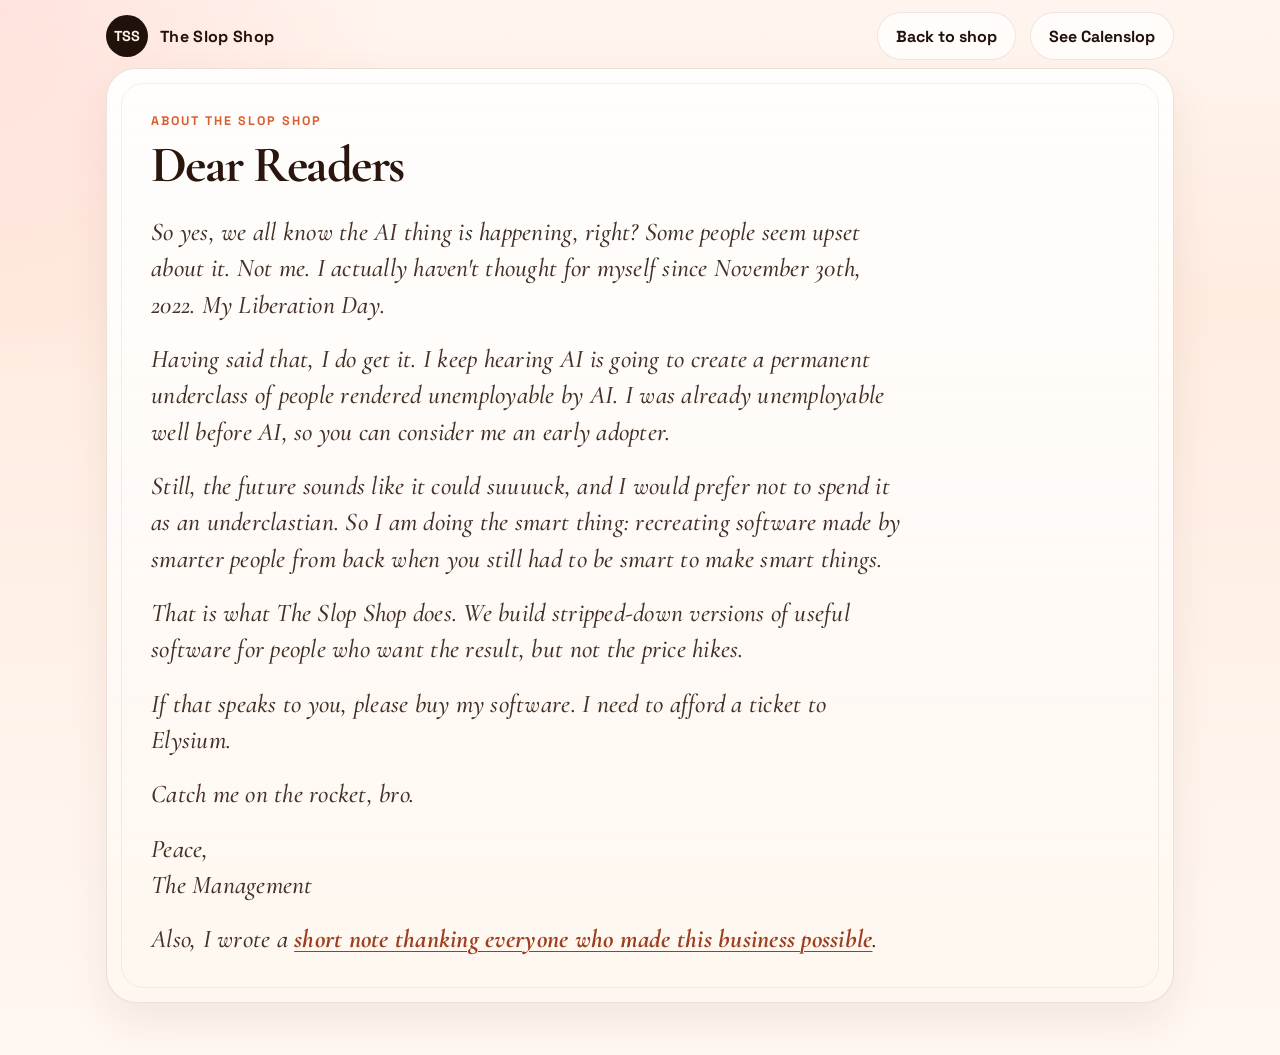
<file: about.html>
<!DOCTYPE html>
<html lang="en">
  <head>
    <meta charset="UTF-8" />
    <meta name="viewport" content="width=device-width, initial-scale=1.0" />
    <title>About | The Slop Shop</title>
    <meta
      name="description"
      content="About The Slop Shop and a letter from management."
    />
    <link rel="preconnect" href="https://fonts.googleapis.com" />
    <link rel="preconnect" href="https://fonts.gstatic.com" crossorigin />
    <link
      href="https://fonts.googleapis.com/css2?family=Cormorant+Garamond:ital,wght@0,500;0,700;1,600;1,700&family=Space+Grotesk:wght@400;500;700&display=swap"
      rel="stylesheet"
    />
    <link rel="stylesheet" href="styles.css" />
  </head>
  <body>
    <div class="page-shell page-shell--inner">
      <header class="site-header">
        <a class="brand-mark" href="index.html">
          <span class="brand-mark__icon">TSS</span>
          <span>The Slop Shop</span>
        </a>
        <div class="site-header__actions">
          <a class="nav-link" href="index.html">Back to shop</a>
          <a class="nav-link" href="calenslop.html">See Calenslop</a>
        </div>
      </header>

      <main>
        <section class="open-letter open-letter--page" aria-labelledby="open-letter-title">
          <div class="open-letter__frame">
            <div class="open-letter__intro">
              <p class="open-letter__eyebrow">About The Slop Shop</p>
              <h1 id="open-letter-title">Dear Readers</h1>
            </div>

            <div class="open-letter__body">
              <p>
                So yes, we all know the AI thing is happening, right? Some people
                seem upset about it. Not me. I actually haven't thought for myself
                since November 30th, 2022. My Liberation Day.
              </p>
              <p>
                Having said that, I do get it. I keep hearing AI is going to
                create a permanent underclass of people rendered unemployable by
                AI. I was already unemployable well before AI, so you can
                consider me an early adopter.
              </p>
              <p>
                Still, the future sounds like it could suuuuck, and I would
                prefer not to spend it as an underclastian. So I am doing the
                smart thing: recreating software made by smarter people from back
                when you still had to be smart to make smart things.
              </p>
              <p>
                That is what The Slop Shop does. We build stripped-down versions of
                useful software for people who want the result, but not the price
                hikes.
              </p>
              <p>
                If that speaks to you, please buy my software. I need to afford a
                ticket to Elysium.
              </p>
              <p>
                Catch me on the rocket, bro.
              </p>
              <p>
                Peace,<br />
                The Management
              </p>
              <p>
                Also, I wrote a
                <a href="thank-you.html">short note thanking everyone who made this business possible</a>.
              </p>
            </div>
          </div>
        </section>
      </main>
    </div>
  </body>
</html>
</file>
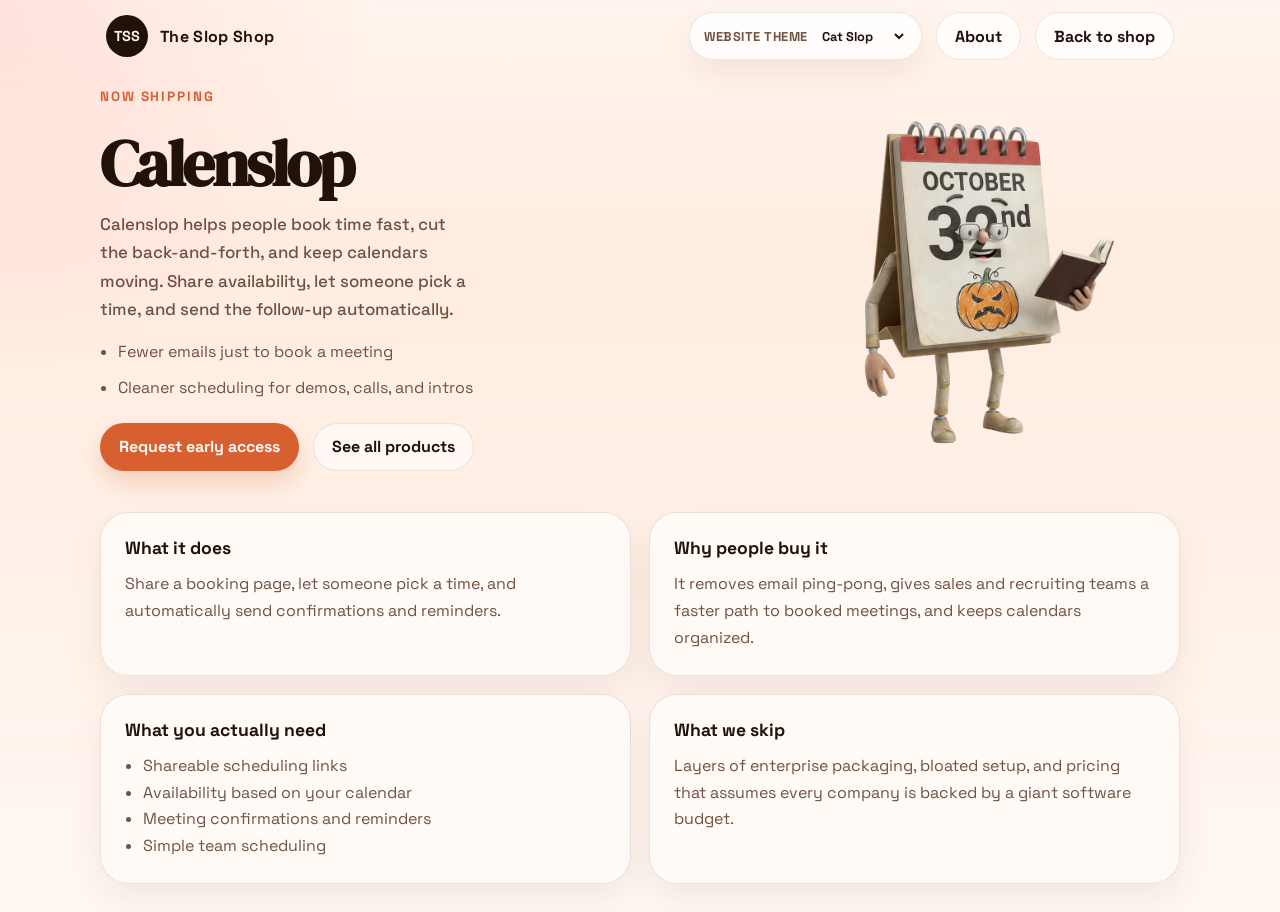
<file: calenslop.html>
<!DOCTYPE html>
<html lang="en">
  <head>
    <meta charset="UTF-8" />
    <meta name="viewport" content="width=device-width, initial-scale=1.0" />
    <title>Calenslop | The Slop Shop</title>
    <meta
      name="description"
      content="Calenslop is the lightweight scheduling product from The Slop Shop."
    />
    <link rel="preconnect" href="https://fonts.googleapis.com" />
    <link rel="preconnect" href="https://fonts.gstatic.com" crossorigin />
    <link
      href="https://fonts.googleapis.com/css2?family=Space+Grotesk:wght@400;500;700&family=DM+Serif+Display:ital@0;1&display=swap"
      rel="stylesheet"
    />
    <link rel="stylesheet" href="styles.css" />
  </head>
  <body data-theme="cat">
    <div class="page-shell page-shell--inner">
      <header class="site-header">
        <a class="brand-mark" href="index.html">
          <span class="brand-mark__icon">TSS</span>
          <span>The Slop Shop</span>
        </a>
        <div class="header-actions">
          <label class="theme-picker" for="theme-select">
            <span>Website Theme</span>
            <select id="theme-select" aria-label="Website Theme">
              <option value="cat">Cat Slop</option>
              <option value="purple">Purple Slop</option>
            </select>
          </label>
          <a class="nav-link" href="about.html">About</a>
          <a class="nav-link" href="index.html">Back to shop</a>
        </div>
      </header>

      <main>
        <section class="detail-hero">
          <div class="detail-hero__copy">
            <p class="eyebrow">Now shipping</p>
            <h1>Calenslop</h1>
            <p class="detail-hero__body">
              Calenslop helps people book time fast, cut the back-and-forth, and
              keep calendars moving. Share availability, let someone pick a time,
              and send the follow-up automatically.
            </p>
            <ul class="detail-hero__list">
              <li>Fewer emails just to book a meeting</li>
              <li>Cleaner scheduling for demos, calls, and intros</li>
            </ul>
            <div class="hero-actions">
              <a class="button button--primary" href="mailto:hello@theslop.shop"
                >Request early access</a
              >
              <a class="button button--ghost" href="index.html">See all products</a>
            </div>
          </div>
          <figure class="detail-hero__art">
            <img
              class="detail-hero__image"
              src="assets/calenslop-calendar.png"
              alt="A whimsical standing desk calendar character reading a book."
            />
          </figure>
        </section>

        <section class="detail-grid">
          <article class="detail-card">
            <h2>What it does</h2>
            <p>
              Share a booking page, let someone pick a time, and automatically
              send confirmations and reminders.
            </p>
          </article>

          <article class="detail-card">
            <h2>Why people buy it</h2>
            <p>
              It removes email ping-pong, gives sales and recruiting teams a
              faster path to booked meetings, and keeps calendars organized.
            </p>
          </article>

          <article class="detail-card">
            <h2>What you actually need</h2>
            <ul>
              <li>Shareable scheduling links</li>
              <li>Availability based on your calendar</li>
              <li>Meeting confirmations and reminders</li>
              <li>Simple team scheduling</li>
            </ul>
          </article>

          <article class="detail-card">
            <h2>What we skip</h2>
            <p>
              Layers of enterprise packaging, bloated setup, and pricing that
              assumes every company is backed by a giant software budget.
            </p>
          </article>
        </section>
      </main>
    </div>
    <script src="theme.js"></script>
  </body>
</html>
</file>
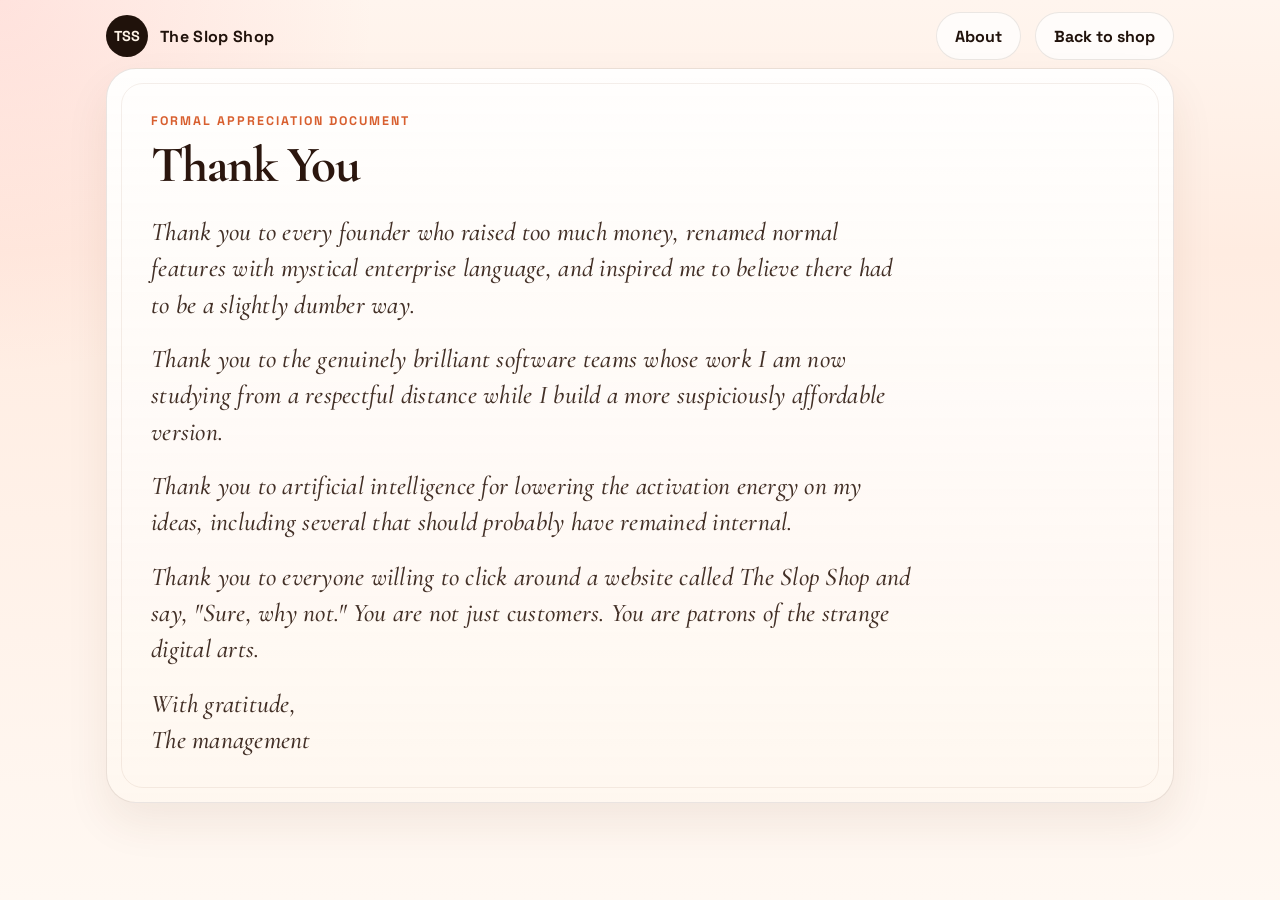
<file: thank-you.html>
<!DOCTYPE html>
<html lang="en">
  <head>
    <meta charset="UTF-8" />
    <meta name="viewport" content="width=device-width, initial-scale=1.0" />
    <title>Thank You | The Slop Shop</title>
    <meta
      name="description"
      content="A thank-you letter from The Slop Shop."
    />
    <link rel="preconnect" href="https://fonts.googleapis.com" />
    <link rel="preconnect" href="https://fonts.gstatic.com" crossorigin />
    <link
      href="https://fonts.googleapis.com/css2?family=Cormorant+Garamond:ital,wght@0,500;0,700;1,600&family=Space+Grotesk:wght@400;500;700&display=swap"
      rel="stylesheet"
    />
    <link rel="stylesheet" href="styles.css" />
  </head>
  <body>
    <div class="page-shell page-shell--inner">
      <header class="site-header">
        <a class="brand-mark" href="index.html">
          <span class="brand-mark__icon">TSS</span>
          <span>The Slop Shop</span>
        </a>
        <div class="site-header__actions">
          <a class="nav-link" href="about.html">About</a>
          <a class="nav-link" href="index.html">Back to shop</a>
        </div>
      </header>

      <main>
        <section class="letter-page">
          <div class="letter-page__paper">
            <p class="open-letter__eyebrow">Formal Appreciation Document</p>
            <h1>Thank You</h1>
            <div class="letter-page__body">
              <p>
                Thank you to every founder who raised too much money, renamed
                normal features with mystical enterprise language, and inspired
                me to believe there had to be a slightly dumber way.
              </p>
              <p>
                Thank you to the genuinely brilliant software teams whose work I
                am now studying from a respectful distance while I build a more
                suspiciously affordable version.
              </p>
              <p>
                Thank you to artificial intelligence for lowering the activation
                energy on my ideas, including several that should probably have
                remained internal.
              </p>
              <p>
                Thank you to everyone willing to click around a website called
                The Slop Shop and say, "Sure, why not." You are not just
                customers. You are patrons of the strange digital arts.
              </p>
              <p>
                With gratitude,<br />
                The management
              </p>
            </div>
          </div>
        </section>
      </main>
    </div>
  </body>
</html>
</file>
<file: styles.css>
:root {
  --bg: #fff5ee;
  --bg-bottom: #ffece1;
  --ink: #20120b;
  --muted: #6f5342;
  --line: rgba(64, 38, 22, 0.1);
  --surface: rgba(255, 255, 255, 0.72);
  --accent: #d85f2f;
  --hero-bg: #ff555f;
  --hero-ink: #ebb2ce;
  --shadow: 0 24px 60px rgba(92, 55, 24, 0.12);
}

* {
  box-sizing: border-box;
}

html {
  scroll-behavior: smooth;
}

body {
  margin: 0;
  min-height: 100vh;
  font-family: "Space Grotesk", sans-serif;
  color: var(--ink);
  background:
    radial-gradient(circle at top left, rgba(255, 115, 122, 0.14), transparent 24%),
    linear-gradient(180deg, var(--bg) 0%, var(--bg-bottom) 28%, #fff8f2 100%);
}

a {
  color: inherit;
  text-decoration: none;
}

img {
  display: block;
  max-width: 100%;
}

.page-shell {
  width: min(1440px, calc(100% - 24px));
  margin: 0 auto;
  padding: 12px 0 28px;
}

.site-header {
  display: flex;
  align-items: center;
  justify-content: space-between;
  gap: 16px;
  padding: 0 6px;
}

.site-header--hero {
  position: relative;
  z-index: 2;
  margin-bottom: 0;
  padding: 2px 4px 0;
}

.site-header__actions {
  display: flex;
  align-items: center;
  justify-content: flex-end;
  gap: 14px;
}

.brand-mark {
  display: inline-flex;
  align-items: center;
  gap: 12px;
  font-weight: 700;
  letter-spacing: 0.02em;
}

.brand-mark__icon {
  display: inline-grid;
  place-items: center;
  width: 42px;
  height: 42px;
  border-radius: 999px;
  background: var(--ink);
  color: #fff4e7;
  font-size: 0.9rem;
}

.music-player {
  display: inline-flex;
  align-items: center;
  gap: 12px;
  min-height: 48px;
  padding: 8px 10px 8px 14px;
  border: 1px solid var(--line);
  border-radius: 999px;
  background: rgba(255, 255, 255, 0.76);
  box-shadow: 0 12px 30px rgba(92, 55, 24, 0.08);
}

.music-player__label {
  font-size: 0.8rem;
  font-weight: 700;
  letter-spacing: 0.04em;
  text-transform: uppercase;
  color: var(--muted);
  white-space: nowrap;
}

.music-player__audio {
  display: block;
  width: min(280px, 42vw);
  height: 32px;
}

.nav-link,
.button {
  transition:
    transform 140ms ease,
    background-color 140ms ease,
    border-color 140ms ease,
    color 140ms ease;
}

.nav-link,
.button {
  display: inline-flex;
  align-items: center;
  justify-content: center;
  min-height: 48px;
  padding: 0 18px;
  border: 1px solid var(--line);
  border-radius: 999px;
  background: var(--surface);
  font-weight: 700;
}

.nav-link:hover,
.button:hover {
  transform: translateY(-1px);
}

.button--primary {
  border-color: transparent;
  background: var(--accent);
  color: #fffaf6;
  box-shadow: 0 12px 24px rgba(216, 95, 47, 0.24);
}

.button--ghost {
  background: rgba(255, 255, 255, 0.5);
}

.pixel-hero__stage {
  position: relative;
  min-height: clamp(680px, 94vh, 1040px);
  padding: 22px 24px 28px;
  border-radius: 40px;
  overflow: hidden;
  background:
    linear-gradient(180deg, rgba(255, 255, 255, 0.08), transparent 14%),
    var(--hero-bg);
}

.pixel-hero__stage::before {
  content: "";
  position: absolute;
  inset: 18px;
  border: 1px solid rgba(255, 226, 234, 0.24);
  border-radius: 28px;
  pointer-events: none;
}

.pixel-hero__content {
  position: relative;
  z-index: 1;
  display: grid;
  grid-template-columns: minmax(300px, 0.78fr) minmax(420px, 1.22fr);
  align-items: center;
  gap: clamp(20px, 4vw, 72px);
  min-height: calc(clamp(680px, 94vh, 1040px) - 54px);
  padding: clamp(40px, 7vw, 92px) clamp(24px, 5vw, 58px) clamp(32px, 5vw, 56px);
}

.pixel-hero__computer-wrap {
  display: grid;
  place-items: center;
  width: 100%;
  justify-self: end;
  align-self: center;
}

.pixel-hero__computer-stage {
  position: relative;
  width: min(100%, 980px);
  filter: drop-shadow(0 44px 58px rgba(92, 14, 43, 0.26));
}

.pixel-hero__computer-model {
  display: block;
  width: 100%;
  height: clamp(560px, 58vw, 860px);
  border-radius: 20px;
  background: transparent;
  overflow: hidden;
  --progress-bar-color: rgba(255, 244, 236, 0.9);
  --poster-color: transparent;
}

.pixel-hero__computer-model::part(default-progress-mask),
.pixel-hero__computer-model::part(default-progress-bar),
.pixel-hero__computer-model::part(default-ar-button),
.pixel-hero__computer-model::part(default-interaction-prompt) {
  display: none;
}

.pixel-hero__computer-stage::before {
  content: "";
  position: absolute;
  inset: 0;
  border-radius: 20px;
  background:
    radial-gradient(circle at 50% 42%, rgba(255, 246, 235, 0.2), transparent 38%),
    linear-gradient(180deg, rgba(255, 255, 255, 0.06), rgba(255, 255, 255, 0));
  pointer-events: none;
}

.pixel-hero__computer-stage > * {
  position: relative;
  z-index: 1;
}

.pixel-hero__screen-audio {
  position: absolute;
  width: 1px;
  height: 1px;
  opacity: 0;
  pointer-events: none;
}

.pixel-hero__screen-controls {
  position: absolute;
  right: 18px;
  bottom: 14px;
  display: flex;
  align-items: center;
  justify-content: flex-end;
  gap: 12px;
  pointer-events: none;
}

.pixel-hero__audio-toggle {
  pointer-events: auto;
  min-height: 38px;
  padding: 0 14px;
  border: 1px solid rgba(255, 240, 234, 0.48);
  border-radius: 999px;
  background: rgba(255, 247, 239, 0.92);
  color: rgba(72, 47, 34, 0.94);
  font: inherit;
  font-size: 0.76rem;
  font-weight: 700;
  letter-spacing: 0.03em;
  cursor: pointer;
  box-shadow: 0 10px 24px rgba(74, 19, 36, 0.12);
  transition:
    transform 140ms ease,
    opacity 140ms ease,
    background-color 140ms ease;
}

.pixel-hero__audio-toggle:hover:not(:disabled) {
  transform: translateY(-1px);
}

.pixel-hero__audio-toggle:disabled {
  opacity: 0.55;
  cursor: default;
}


.pixel-hero__tagline {
  width: min(520px, 100%);
  margin: 0;
  justify-self: start;
  align-self: center;
  color: rgba(255, 242, 234, 0.94);
  font-family: "Cormorant Garamond", serif;
  font-size: clamp(2.7rem, 5vw, 5.4rem);
  font-style: italic;
  font-weight: 700;
  line-height: 0.92;
  letter-spacing: -0.03em;
  text-align: left;
  text-wrap: balance;
  text-shadow:
    0 1px 0 rgba(255, 255, 255, 0.32),
    0 10px 24px rgba(93, 14, 42, 0.24);
}

.open-letter {
  padding: 22px 6px 8px;
}

.statement-section {
  padding: clamp(32px, 6vw, 86px) 6px 10px;
}

.statement-section__inner {
  display: grid;
  grid-template-columns: 1fr;
  gap: clamp(22px, 3vw, 28px);
  align-items: start;
  padding: clamp(10px, 2vw, 18px) 0;
}

.statement-section__lead {
  position: static;
}

.statement-section__eyebrow {
  margin: 0 0 18px;
  color: var(--accent);
  font-size: 0.78rem;
  font-weight: 700;
  letter-spacing: 0.18em;
  text-transform: uppercase;
}

.statement-section__headline {
  display: grid;
  gap: 0.02em;
  margin: 0;
  max-width: 9ch;
  color: #24140d;
  font-size: clamp(3.3rem, 9vw, 7.8rem);
  font-weight: 700;
  line-height: 0.88;
  letter-spacing: -0.07em;
  text-wrap: balance;
}

.statement-section__headline span {
  display: block;
}

.statement-section__art {
  margin: 0;
  width: 100%;
}

.statement-section__image {
  display: block;
  width: 100%;
  max-width: none;
  border: 1px solid rgba(80, 46, 26, 0.12);
  border-radius: 26px;
  box-shadow: 0 20px 44px rgba(95, 52, 29, 0.12);
}

.product-spotlight {
  padding: clamp(28px, 5vw, 72px) 6px 10px;
}

.product-spotlight__card {
  --spotlight-text: #f5b5cb;
  --spotlight-border: rgba(255, 197, 221, 0.26);
  --spotlight-border-soft: rgba(255, 188, 216, 0.18);
  --spotlight-bg:
    radial-gradient(circle at 20% 18%, rgba(255, 176, 208, 0.14), transparent 22%),
    radial-gradient(circle at 78% 74%, rgba(255, 196, 224, 0.1), transparent 20%),
    #1900ff;
  --spotlight-shadow: 0 28px 64px rgba(33, 16, 124, 0.26);
  --spotlight-link-border: rgba(245, 181, 203, 0.34);
  --spotlight-link-bg: rgba(245, 181, 203, 0.14);
  --spotlight-link-bg-hover: rgba(245, 181, 203, 0.2);
  --spotlight-image-ring: rgba(255, 213, 228, 0.14);
  --spotlight-image-shadow-a: rgba(4, 2, 58, 0.28);
  --spotlight-image-shadow-b: rgba(5, 2, 52, 0.16);
  position: relative;
  min-height: clamp(360px, 52vw, 620px);
  padding: clamp(22px, 4vw, 40px);
  border: 1px solid var(--spotlight-border);
  border-radius: 36px;
  overflow: hidden;
  background: var(--spotlight-bg);
  box-shadow: var(--spotlight-shadow);
  outline: none;
}

.product-spotlight__card::before {
  content: "";
  position: absolute;
  inset: 16px;
  border: 1px solid var(--spotlight-border-soft);
  border-radius: 24px;
  pointer-events: none;
}

.product-spotlight__card:focus-visible {
  box-shadow:
    0 0 0 3px color-mix(in srgb, var(--spotlight-text) 35%, transparent),
    var(--spotlight-shadow);
}

.product-spotlight__title-layer,
.product-spotlight__detail-layer {
  position: absolute;
  inset: 0;
  display: grid;
  padding: clamp(28px, 5vw, 48px);
  transition:
    opacity 220ms ease,
    transform 220ms ease;
}

.product-spotlight__title-layer {
  place-items: center;
}

.product-spotlight__title {
  margin: 0;
  color: var(--spotlight-text);
  font-size: clamp(4.4rem, 14vw, 11rem);
  font-weight: 700;
  line-height: 0.86;
  letter-spacing: -0.08em;
  text-transform: uppercase;
}

.product-spotlight__detail-layer {
  grid-template-columns: minmax(0, 0.95fr) minmax(320px, 1.05fr);
  align-items: center;
  justify-content: center;
  gap: clamp(24px, 4vw, 44px);
  color: var(--spotlight-text);
  opacity: 0;
  transform: translateY(12px);
}

.product-spotlight__detail-copy {
  display: grid;
  gap: 14px;
  justify-items: start;
  max-width: 460px;
}

.product-spotlight__art {
  margin: 0;
  width: 100%;
  display: grid;
  place-items: center;
}

.product-spotlight__image {
  display: block;
  width: 100%;
  max-width: 760px;
  border-radius: 28px;
  box-shadow:
    0 38px 64px var(--spotlight-image-shadow-a),
    0 16px 22px var(--spotlight-image-shadow-b),
    0 0 0 1px var(--spotlight-image-ring);
}

.product-spotlight__card:hover .product-spotlight__title-layer,
.product-spotlight__card:focus-visible .product-spotlight__title-layer,
.product-spotlight__card:focus-within .product-spotlight__title-layer {
  opacity: 0;
  transform: scale(0.98);
}

.product-spotlight__card:hover .product-spotlight__detail-layer,
.product-spotlight__card:focus-visible .product-spotlight__detail-layer,
.product-spotlight__card:focus-within .product-spotlight__detail-layer {
  opacity: 1;
  transform: translateY(0);
}

.product-spotlight__eyebrow {
  margin: 0;
  font-size: 0.8rem;
  font-weight: 700;
  letter-spacing: 0.18em;
  text-transform: uppercase;
}

.product-spotlight__name {
  margin: 0;
  font-size: clamp(2rem, 4vw, 3.4rem);
  line-height: 0.92;
  letter-spacing: -0.05em;
}

.product-spotlight__summary,
.product-spotlight__body {
  margin: 0;
  max-width: 34ch;
  font-size: clamp(1rem, 1.4vw, 1.14rem);
  line-height: 1.6;
}

.product-spotlight__summary {
  font-weight: 700;
}

.product-spotlight__list {
  display: grid;
  gap: 10px;
  margin: 2px 0 0;
  padding: 0;
  list-style: none;
}

.product-spotlight__list li {
  position: relative;
  padding-left: 18px;
  line-height: 1.5;
}

.product-spotlight__list li::before {
  content: "•";
  position: absolute;
  left: 0;
}

.product-spotlight__link {
  display: inline-flex;
  align-items: center;
  justify-content: center;
  min-height: 46px;
  padding: 0 18px;
  border: 1px solid var(--spotlight-link-border);
  border-radius: 999px;
  background: var(--spotlight-link-bg);
  color: var(--spotlight-text);
  font-weight: 700;
  transition:
    background-color 140ms ease,
    transform 140ms ease;
}

.product-spotlight__link:hover {
  transform: translateY(-1px);
  background: var(--spotlight-link-bg-hover);
}

.product-spotlight__mockup {
  width: min(100%, 720px);
  padding: 16px;
  border-radius: 30px;
  background:
    linear-gradient(180deg, rgba(255, 255, 255, 0.28), rgba(255, 255, 255, 0.08)),
    rgba(18, 10, 72, 0.58);
  box-shadow:
    0 36px 70px rgba(57, 17, 85, 0.28),
    0 0 0 1px rgba(255, 255, 255, 0.1);
  backdrop-filter: blur(8px);
}

.product-spotlight__mockup-topbar,
.product-spotlight__mockup-footer {
  display: flex;
  align-items: center;
  gap: 8px;
}

.product-spotlight__mockup-topbar {
  margin-bottom: 12px;
}

.product-spotlight__mockup-topbar span {
  width: 10px;
  height: 10px;
  border-radius: 999px;
  background: rgba(255, 247, 255, 0.72);
}

.product-spotlight__mockup-screen {
  position: relative;
  min-height: 300px;
  padding: 22px;
  border-radius: 24px;
  background:
    radial-gradient(circle at 18% 24%, rgba(255, 234, 150, 0.34), transparent 24%),
    linear-gradient(135deg, #ff8dbf 0%, #ffb84d 52%, #8ef8cd 100%);
  overflow: hidden;
}

.product-spotlight__mockup-bubble {
  position: absolute;
  top: 18px;
  right: 18px;
  display: grid;
  place-items: center;
  width: 72px;
  height: 72px;
  border: 4px solid rgba(255, 255, 255, 0.78);
  border-radius: 999px;
  background: linear-gradient(135deg, #632bff, #0fc4ff);
  color: #fff8f2;
  font-size: 1.35rem;
  font-weight: 700;
}

.product-spotlight__mockup-play {
  position: absolute;
  inset: 50% auto auto 50%;
  width: 104px;
  height: 104px;
  border-radius: 999px;
  background: rgba(255, 249, 251, 0.82);
  transform: translate(-50%, -50%);
  box-shadow: 0 14px 36px rgba(90, 26, 80, 0.16);
}

.product-spotlight__mockup-play::before {
  content: "";
  position: absolute;
  inset: 50% auto auto 50%;
  border-top: 18px solid transparent;
  border-bottom: 18px solid transparent;
  border-left: 28px solid #ff5b83;
  transform: translate(-35%, -50%);
}

.product-spotlight__mockup-caption {
  position: absolute;
  left: 20px;
  right: 20px;
  bottom: 20px;
  padding: 14px 16px;
  border-radius: 16px;
  background: rgba(19, 12, 71, 0.72);
  color: #fff6fb;
  font-size: 0.98rem;
  font-weight: 700;
  line-height: 1.4;
}

.product-spotlight__mockup-footer {
  flex-wrap: wrap;
  gap: 10px;
  margin-top: 14px;
}

.product-spotlight__mockup-footer span {
  display: inline-flex;
  align-items: center;
  min-height: 34px;
  padding: 0 12px;
  border-radius: 999px;
  background: rgba(255, 247, 255, 0.14);
  color: #fff7fb;
  font-size: 0.82rem;
  font-weight: 700;
}

.product-spotlight--sloom .product-spotlight__card {
  --spotlight-text: #fff2a8;
  --spotlight-border: rgba(255, 242, 168, 0.24);
  --spotlight-border-soft: rgba(255, 230, 156, 0.16);
  --spotlight-bg:
    radial-gradient(circle at 18% 16%, rgba(255, 199, 93, 0.18), transparent 24%),
    radial-gradient(circle at 78% 74%, rgba(128, 244, 218, 0.16), transparent 24%),
    linear-gradient(135deg, #ff4f8d 0%, #ff7a39 44%, #6838ff 100%);
  --spotlight-shadow: 0 30px 72px rgba(100, 27, 94, 0.28);
  --spotlight-link-border: rgba(255, 245, 183, 0.34);
  --spotlight-link-bg: rgba(255, 244, 176, 0.16);
  --spotlight-link-bg-hover: rgba(255, 244, 176, 0.24);
}

.final-cta {
  padding: clamp(34px, 6vw, 96px) 6px 28px;
}

.final-cta__frame {
  position: relative;
  padding: clamp(26px, 5vw, 52px);
  border: 1px solid rgba(40, 20, 255, 0.12);
  border-radius: 36px;
  overflow: hidden;
  background:
    radial-gradient(circle at 82% 22%, rgba(46, 17, 255, 0.08), transparent 18%),
    linear-gradient(180deg, rgba(255, 255, 255, 0.08), transparent 14%),
    #efb2d2;
  box-shadow: 0 30px 70px rgba(120, 54, 92, 0.16);
}

.final-cta__frame::before {
  content: "";
  position: absolute;
  inset: 14px;
  border: 1px solid rgba(52, 20, 255, 0.12);
  border-radius: 24px;
  pointer-events: none;
}

.final-cta__eyebrow,
.final-cta__title,
.final-cta__copy,
.final-cta__embed {
  position: relative;
  z-index: 1;
}

.final-cta__eyebrow {
  margin: 0;
  color: #2208ff;
  font-size: clamp(2rem, 4vw, 3.5rem);
  font-weight: 700;
  line-height: 0.95;
  letter-spacing: -0.04em;
}

.final-cta__title {
  margin: 8px 0 0;
  color: #2208ff;
  font-size: clamp(4.6rem, 14vw, 10rem);
  font-weight: 700;
  line-height: 0.82;
  letter-spacing: -0.08em;
  text-transform: uppercase;
}

.final-cta__copy {
  max-width: 34ch;
  margin: 20px 0 0;
  color: rgba(34, 8, 255, 0.92);
  font-size: clamp(1rem, 1.5vw, 1.18rem);
  line-height: 1.6;
}

.final-cta__embed {
  margin-top: 26px;
}

.final-cta__button {
  display: inline-flex;
  align-items: center;
  justify-content: center;
  min-height: 58px;
  padding: 0 24px;
  border: 0;
  border-radius: 999px;
  background: #2208ff;
  color: #f8ef8f;
  font: inherit;
  font-size: 1rem;
  font-weight: 700;
  cursor: pointer;
  box-shadow: 0 18px 34px rgba(54, 23, 175, 0.22);
  transition:
    transform 140ms ease,
    box-shadow 140ms ease,
    background-color 140ms ease,
    color 140ms ease;
}

.final-cta__button:hover {
  transform: translateY(-1px);
  box-shadow: 0 22px 38px rgba(54, 23, 175, 0.26);
}

.open-letter__frame,
.letter-page__paper {
  position: relative;
  padding: clamp(26px, 4vw, 44px);
  border: 1px solid rgba(80, 46, 26, 0.12);
  border-radius: 30px;
  background:
    linear-gradient(180deg, rgba(255, 255, 255, 0.78), rgba(255, 247, 240, 0.94)),
    #fffaf5;
  box-shadow:
    0 20px 44px rgba(95, 52, 29, 0.08),
    inset 0 1px 0 rgba(255, 255, 255, 0.7);
}

.open-letter__frame::before,
.letter-page__paper::before {
  content: "";
  position: absolute;
  inset: 14px;
  border: 1px solid rgba(144, 96, 68, 0.1);
  border-radius: 22px;
  pointer-events: none;
}

.open-letter__intro,
.letter-page__paper > .open-letter__eyebrow,
.letter-page__paper > h1 {
  position: relative;
  z-index: 1;
}

.open-letter__eyebrow {
  margin: 0 0 12px;
  font-size: 0.78rem;
  font-weight: 700;
  letter-spacing: 0.16em;
  text-transform: uppercase;
  color: var(--accent);
}

.open-letter h1,
.open-letter h2,
.letter-page h1 {
  margin: 0;
  color: #2b160e;
  font-family: "Cormorant Garamond", serif;
  font-size: clamp(2.2rem, 4vw, 3.8rem);
  font-weight: 700;
  line-height: 0.96;
  letter-spacing: -0.03em;
}

.open-letter__body,
.letter-page__body {
  position: relative;
  z-index: 1;
  display: grid;
  gap: 18px;
  max-width: 760px;
  margin-top: 24px;
  color: #433027;
  font-family: "Cormorant Garamond", serif;
  font-size: clamp(1.5rem, 2vw, 1.95rem);
  font-style: italic;
  font-weight: 500;
  line-height: 1.42;
  letter-spacing: 0.01em;
}

.open-letter__body p,
.letter-page__body p {
  margin: 0;
}

.open-letter__body a,
.letter-page__body a {
  color: #9d3f1f;
  font-weight: 700;
  text-decoration: underline;
  text-decoration-thickness: 1px;
  text-underline-offset: 0.15em;
}

.page-shell--inner {
  width: min(1080px, calc(100% - 24px));
}

.letter-page {
  padding: 8px 6px 24px;
}

.open-letter--page {
  padding-top: 8px;
  padding-bottom: 24px;
}

.letter-page__paper {
  min-height: clamp(420px, 60vh, 700px);
}

.header-actions,
.site-header__actions {
  display: flex;
  align-items: center;
  justify-content: flex-end;
  gap: 14px;
}

.theme-picker {
  display: inline-flex;
  align-items: center;
  gap: 10px;
  min-height: 48px;
  padding: 8px 14px;
  border: 1px solid var(--line);
  border-radius: 999px;
  background: rgba(255, 255, 255, 0.76);
  box-shadow: 0 12px 30px rgba(92, 55, 24, 0.08);
  font-size: 0.8rem;
  font-weight: 700;
  letter-spacing: 0.04em;
  text-transform: uppercase;
  color: var(--muted);
}

.theme-picker select {
  border: 0;
  background: transparent;
  color: var(--ink);
  font: inherit;
  text-transform: none;
  cursor: pointer;
}

.detail-hero {
  display: grid;
  grid-template-columns: minmax(0, 1.2fr) minmax(280px, 0.8fr);
  gap: 24px;
  align-items: center;
  margin-top: 8px;
}

.detail-hero__copy {
  display: grid;
  gap: 16px;
}

.eyebrow {
  margin: 0 0 14px;
  font-size: 0.84rem;
  font-weight: 700;
  letter-spacing: 0.14em;
  text-transform: uppercase;
  color: var(--accent);
}

.detail-hero h1 {
  margin: 0;
  font-family: "DM Serif Display", "Cormorant Garamond", serif;
  font-size: clamp(3rem, 5vw, 5.2rem);
  line-height: 0.92;
  letter-spacing: -0.04em;
}

.hero-text {
  max-width: 34ch;
  margin: 0;
  color: var(--muted);
  font-size: 1.06rem;
  line-height: 1.68;
}

.detail-hero__body {
  max-width: 34ch;
  margin: 0;
  color: var(--muted);
  font-size: 1.06rem;
  font-weight: 500;
  line-height: 1.68;
}

.detail-hero__list {
  display: grid;
  gap: 10px;
  margin: 0;
  padding-left: 18px;
  color: var(--muted);
  line-height: 1.6;
}

.detail-hero__art {
  margin: 0;
  display: grid;
  place-items: center;
}

.detail-hero__image {
  display: block;
  width: min(100%, 540px);
  max-height: 560px;
  object-fit: contain;
}

.detail-panel,
.detail-card {
  padding: 24px;
  border: 1px solid rgba(80, 46, 26, 0.12);
  border-radius: 28px;
  background: rgba(255, 251, 246, 0.88);
  box-shadow: 0 16px 36px rgba(95, 52, 29, 0.08);
}

.detail-panel {
  align-self: end;
}

.detail-panel__label {
  margin: 0 0 10px;
  font-size: 0.8rem;
  font-weight: 700;
  letter-spacing: 0.14em;
  text-transform: uppercase;
  color: var(--accent);
}

.detail-panel p:last-child,
.detail-card p,
.detail-card ul {
  margin: 0;
  color: var(--muted);
  line-height: 1.66;
}

.detail-grid {
  display: grid;
  grid-template-columns: repeat(2, minmax(0, 1fr));
  gap: 18px;
  margin-top: 22px;
}

.detail-card h2 {
  margin: 0 0 12px;
  font-size: 1.1rem;
}

.detail-card ul {
  padding-left: 18px;
}

[data-theme="purple"] {
  --bg: #f4ecff;
  --bg-bottom: #efe3ff;
  --ink: #23142e;
  --muted: #6b577a;
  --line: rgba(63, 38, 92, 0.12);
  --surface: rgba(255, 255, 255, 0.72);
  --accent: #7a4dd8;
  --hero-bg: #7b59ff;
  --hero-ink: #f2d7ff;
  --shadow: 0 24px 60px rgba(64, 41, 104, 0.14);
}

.pixel-hero__intro {
  display: block;
  padding: 26px 6px 0;
}

.pixel-hero__copy {
  display: grid;
  gap: 14px;
  max-width: 760px;
}

.pixel-kicker {
  margin: 0;
  font-size: 0.86rem;
  font-weight: 700;
  letter-spacing: 0.14em;
  text-transform: uppercase;
  color: var(--accent);
}

.pixel-hero__lede {
  max-width: 28ch;
  margin: 0;
  font-size: clamp(1.8rem, 4vw, 4rem);
  font-weight: 700;
  line-height: 0.95;
  letter-spacing: -0.05em;
}

.hero-actions {
  display: flex;
  flex-wrap: wrap;
  gap: 14px;
  margin-top: 6px;
}

.sr-only {
  position: absolute;
  width: 1px;
  height: 1px;
  padding: 0;
  margin: -1px;
  overflow: hidden;
  clip: rect(0, 0, 0, 0);
  white-space: nowrap;
  border: 0;
}

@media (max-width: 900px) {
  .pixel-hero__content {
    grid-template-columns: minmax(0, 1fr) minmax(0, 1fr);
    gap: 18px;
  }

  .pixel-hero__computer-stage {
    width: min(100%, 760px);
  }

  .pixel-hero__screen-controls {
    right: 14px;
    bottom: 12px;
  }

  .pixel-hero__tagline {
    font-size: clamp(1.9rem, 4.6vw, 3.4rem);
  }
}

@media (max-width: 640px) {
  .page-shell {
    width: min(100% - 16px, 1280px);
  }

  .site-header {
    flex-direction: column;
    align-items: flex-start;
    padding: 0 2px;
  }

  .site-header__actions {
    width: 100%;
    flex-direction: column;
    align-items: stretch;
  }

  .header-actions {
    width: 100%;
    flex-direction: column;
    align-items: stretch;
  }

  .music-player {
    width: 100%;
    border-radius: 22px;
  }

  .music-player__audio {
    width: 100%;
  }

  .pixel-hero__stage {
    min-height: auto;
    padding: 18px;
    border-radius: 26px;
  }

  .pixel-hero__stage::before {
    inset: 10px;
    border-radius: 18px;
  }

  .pixel-hero__content {
    grid-template-columns: 1fr;
    gap: 18px;
    min-height: auto;
    padding: 26px 8px 14px;
  }

  .pixel-hero__computer-model {
    height: clamp(420px, 86vw, 620px);
  }

  .pixel-hero__screen-controls {
    align-items: flex-end;
  }

  .pixel-hero__computer-wrap {
    justify-self: stretch;
  }

  .pixel-hero__computer-stage {
    width: min(100%, 620px);
  }

  .pixel-hero__tagline {
    width: 100%;
    max-width: 16ch;
    font-size: clamp(2.2rem, 9vw, 3.4rem);
    line-height: 0.98;
  }

  .pixel-hero__lede {
    max-width: 14ch;
    font-size: clamp(2rem, 12vw, 3.3rem);
  }

  .theme-picker {
    width: 100%;
    justify-content: space-between;
    border-radius: 22px;
  }

  .detail-hero,
  .detail-grid {
    grid-template-columns: 1fr;
  }

  .open-letter {
    padding-inline: 2px;
  }

  .open-letter__frame,
  .letter-page__paper {
    padding: 22px 20px;
    border-radius: 22px;
  }

  .statement-section {
    padding-inline: 2px;
  }

  .product-spotlight {
    padding-inline: 2px;
  }

  .final-cta {
    padding-inline: 2px;
  }

  .product-spotlight__card {
    min-height: 0;
    padding: 18px;
    border-radius: 24px;
  }

  .product-spotlight__card::before {
    inset: 10px;
    border-radius: 16px;
  }

  .final-cta__frame {
    padding: 22px 18px;
    border-radius: 24px;
  }

  .final-cta__frame::before {
    inset: 10px;
    border-radius: 16px;
  }

  .statement-section__headline {
    max-width: 10ch;
    font-size: clamp(2.7rem, 12vw, 4.6rem);
    line-height: 0.92;
  }

  .product-spotlight__title-layer,
  .product-spotlight__detail-layer {
    position: relative;
    inset: auto;
    padding: 14px;
  }

  .product-spotlight__title-layer {
    min-height: 220px;
  }

  .product-spotlight__title {
    font-size: clamp(3rem, 18vw, 5.8rem);
  }

  .final-cta__eyebrow {
    font-size: clamp(1.7rem, 8vw, 2.6rem);
  }

  .final-cta__title {
    font-size: clamp(3.2rem, 16vw, 5.8rem);
    line-height: 0.88;
  }

  .product-spotlight__detail-layer {
    grid-template-columns: 1fr;
    justify-content: stretch;
    margin-top: 8px;
    opacity: 1;
    transform: none;
  }

  .product-spotlight__card:hover .product-spotlight__title-layer,
  .product-spotlight__card:focus-visible .product-spotlight__title-layer,
  .product-spotlight__card:focus-within .product-spotlight__title-layer {
    opacity: 1;
    transform: none;
  }

}

@media (prefers-reduced-motion: reduce) {
  .pixel-hero__tagline {
    text-wrap: pretty;
  }
}
</file>
